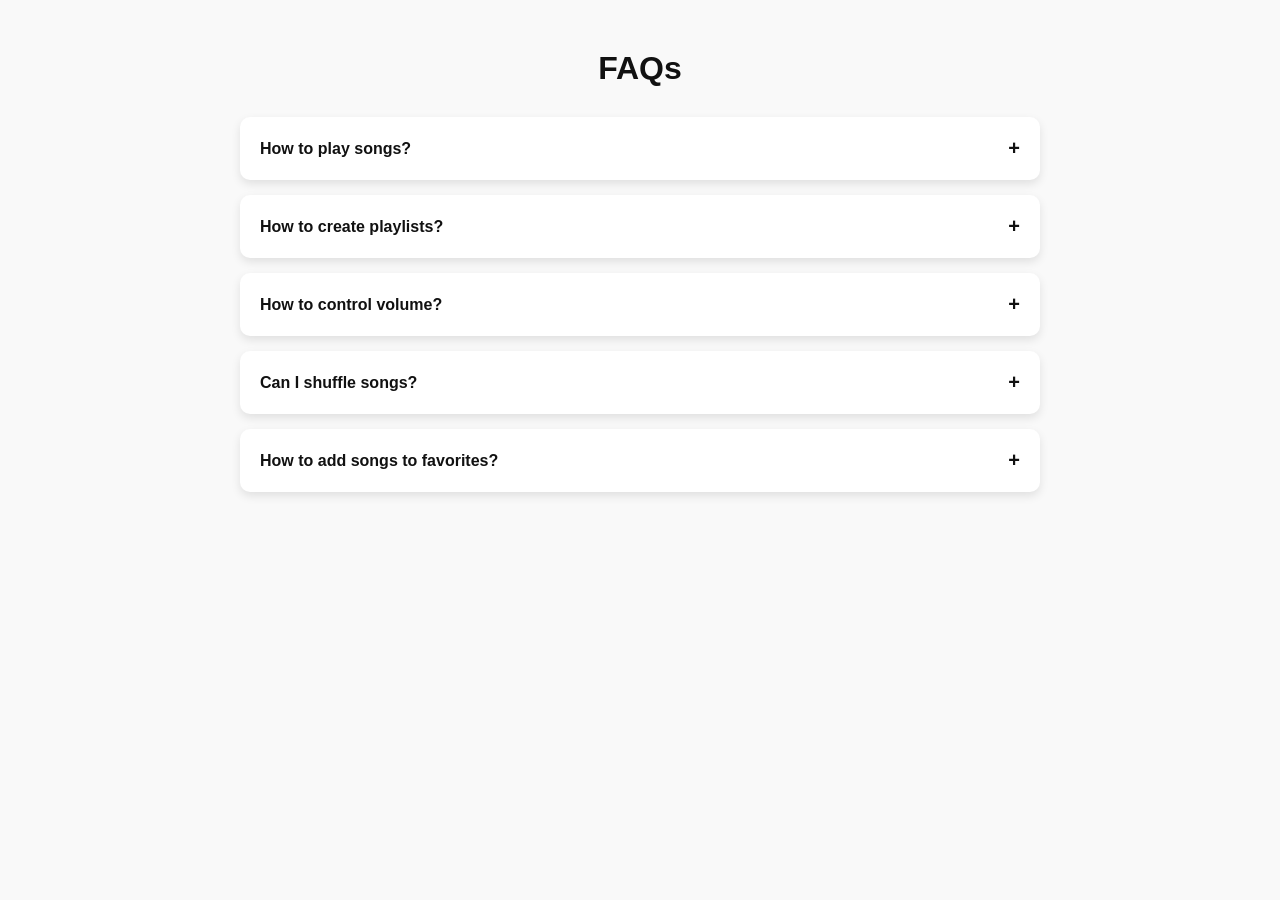
<file: FAQs.html>
<!DOCTYPE html>
<html lang="en">
<head>
<meta charset="UTF-8">
<meta name="viewport" content="width=device-width, initial-scale=1.0">
<title>Music App FAQs</title>

<style>
  /* ===== Body Styles ===== */
  body {
    font-family: Arial, sans-serif;
    margin: 0;
    padding: 0;
    transition: background 0.3s, color 0.3s;
  }

  /* Light mode theme */
  body.light-mode {
    background-color: #f9f9f9;
    color: #111;
  }

  /* Dark mode theme */
  body.dark-mode {
    background-color: #121212;
    color: #fff;
  }

  /* ===== FAQ Container ===== */
  .faq-container {
    max-width: 800px;
    margin: 50px auto;
    padding: 0 20px;
  }

  /* Page title */
  h1 {
    text-align: center;
    margin-bottom: 30px;
  }

  /* ===== FAQ Item ===== */
  .faq-item {
    border-radius: 10px;
    padding: 20px;
    margin-bottom: 15px;
    cursor: pointer;
    transition: all 0.3s ease;
    box-shadow: 0 4px 10px rgba(0,0,0,0.1);
    position: relative;
  }

  /* Theme-specific FAQ backgrounds */
  body.light-mode .faq-item {
    background-color: #fff;
    color: #111;
  }
  body.dark-mode .faq-item {
    background-color: #1e1e1e;
    color: #fff;
  }

  /* FAQ question section */
  .faq-question {
    font-weight: bold;
    display: flex;
    justify-content: space-between;
    align-items: center;
  }

  /* FAQ icon (plus sign) */
  .faq-icon {
    font-size: 20px;
    transition: transform 0.3s ease;
  }

  /* ===== FAQ Answer ===== */
  .faq-answer {
    max-height: 0;
    overflow: hidden;
    transition: max-height 0.3s ease, padding 0.3s ease;
    padding-top: 0;
  }

  /* Open FAQ item */
  .faq-item.open .faq-answer {
    max-height: 500px;
    padding-top: 10px;
  }

  /* Rotate icon when open */
  .faq-item.open .faq-icon {
    transform: rotate(45deg);
  }
</style>
</head>
<body>

<div class="faq-container">
  <h1>FAQs</h1>

  <!-- ===== FAQ Items ===== -->
  <div class="faq-item">
    <div class="faq-question">
      How to play songs?
      <span class="faq-icon">+</span>
    </div>
    <div class="faq-answer">
      Click on any song from your library or playlist, then press the play button. You can pause/resume anytime.
    </div>
  </div>

  <div class="faq-item">
    <div class="faq-question">
      How to create playlists?
      <span class="faq-icon">+</span>
    </div>
    <div class="faq-answer">
      Go to your library, click on "Create Playlist", give it a name, and start adding your favorite songs.
    </div>
  </div>

  <div class="faq-item">
    <div class="faq-question">
      How to control volume?
      <span class="faq-icon">+</span>
    </div>
    <div class="faq-answer">
      Use the volume slider at the bottom of the player or use your device’s volume buttons.
    </div>
  </div>

  <div class="faq-item">
    <div class="faq-question">
      Can I shuffle songs?
      <span class="faq-icon">+</span>
    </div>
    <div class="faq-answer">
      Yes! Click the shuffle icon on the player to play songs in random order.
    </div>
  </div>

  <div class="faq-item">
    <div class="faq-question">
      How to add songs to favorites?
      <span class="faq-icon">+</span>
    </div>
    <div class="faq-answer">
      Click the heart icon next to any song to add it to your favorites list.
    </div>
  </div>
</div>

<script>
  /* ===== FAQ Toggle Functionality ===== */
  const faqItems = document.querySelectorAll('.faq-item');
  faqItems.forEach(item => {
    item.addEventListener('click', () => {
      item.classList.toggle('open'); 
    });
  });

  /* ===== Theme Handling ===== */
  const savedTheme = localStorage.getItem('theme'); // 'light' or 'dark'
  
  if (savedTheme) {
    document.body.classList.add(savedTheme + '-mode');
  } else if (window.matchMedia('(prefers-color-scheme: dark)').matches) {
    document.body.classList.add('dark-mode');
  } else {
    document.body.classList.add('light-mode');
  }
</script>

</body>
</html>
</file>
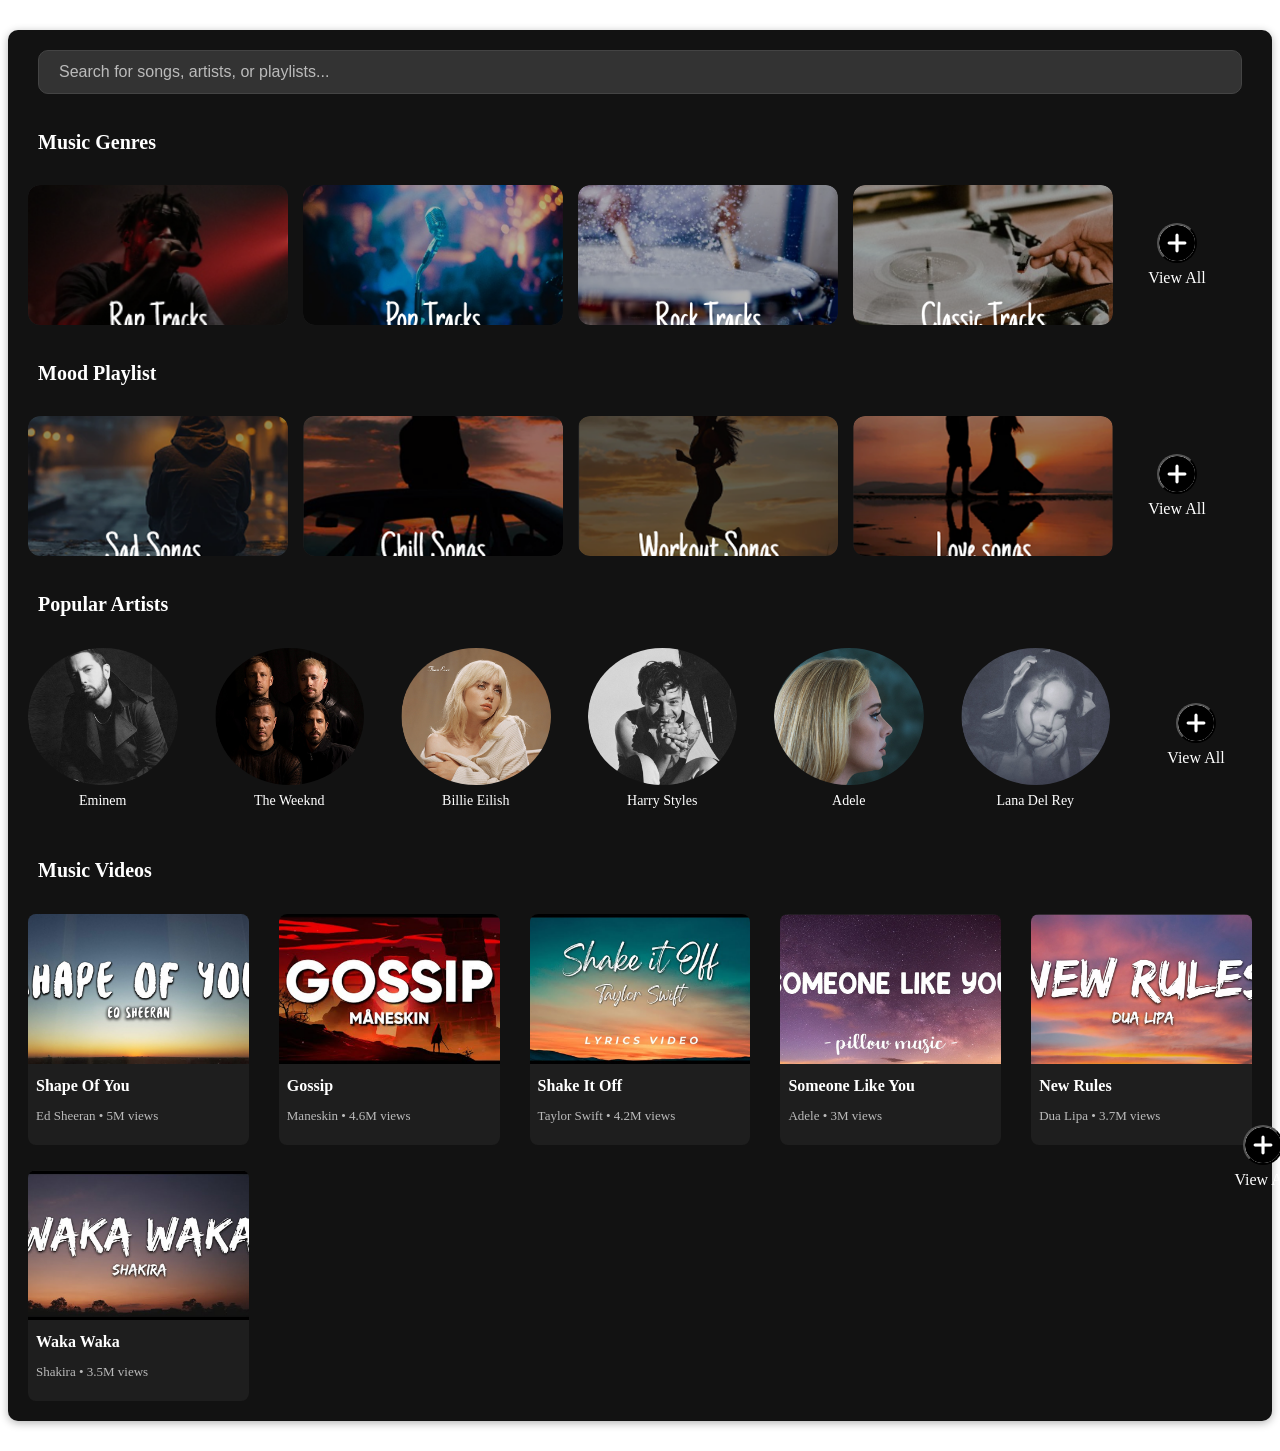
<file: search.html>
<!DOCTYPE html>
<html lang="en">
<head>
  <meta charset="UTF-8">
  <title>Search</title>
  <link href="search.css" rel="stylesheet" />
</head>
<body>
<!-- Search Page Content (loaded into main-content via fetch) -->

<div class="search-page">
  <div class="search-header">
    <input
      type="text"
      id="search-bar"
      placeholder="Search for songs, artists, or playlists..."
    />
  </div>

  <div class="genre-section">
    <h2>Music Genres</h2>
    <div class="genre-cards">
      <div class="card">
        <img src="./images/Rap.png" alt="Rap" class="card-image" />
      </div>
      <div class="card">
        <img src="./images/Pop.png" alt="Pop" class="card-image" />
      </div>
      <div class="card">
        <img src="./images/Rock.png" alt="Rock" class="card-image" />
      </div>
      <div class="card">
        <img src="./images/Classic.png" alt="Classic" class="card-image" />
      </div>
      <div class="view-all">
        <button class="plus-btn"></button>
        <span>View All</span>
      </div>
    </div>
  </div>

  <div class="genre-section">
    <h2>Mood Playlist</h2>
    <div class="genre-cards">
      <div class="card">
        <img src="./images/Sad.png" alt="Sad" class="card-image" />
      </div>
      <div class="card">
        <img src="./images/Chill.png" alt="Chill" class="card-image" />
      </div>
      <div class="card">
        <img src="./images/Workout.png" alt="Workout" class="card-image" />
      </div>
      <div class="card">
        <img src="./images/Love.png" alt="Love" class="card-image" />
      </div>
      <div class="view-all">
        <button class="plus-btn"></button>
        <span>View All</span>
      </div>
    </div>
  </div>

  <div class="genre-section">
    <h2>Popular Artists</h2>
    <div class="artist-cards">
      <div class="artist-card">
        <img src="./images/Em.png" alt="Eminem" />
        <p>Eminem</p>
      </div>
      <div class="artist-card">
        <img src="./images/Weeknd.png" alt="The Weeknd" />
        <p>The Weeknd</p>
      </div>
      <div class="artist-card">
        <img src="./images/Billie.png" alt="Billie Eilish" />
        <p>Billie Eilish</p>
      </div>
      <div class="artist-card">
        <img src="./images/Harry.png" alt="Harry Styles" />
        <p>Harry Styles</p>
      </div>
      <div class="artist-card">
        <img src="./images/Adele.png" alt="Adele" />
        <p>Adele</p>
      </div>
      <div class="artist-card">
        <img src="./images/Lana.png" alt="Lana Del Rey" />
        <p>Lana Del Rey</p>
      </div>
      <div class="view-all">
        <button class="plus-btn"></button>
        <span>View All</span>
      </div>
    </div>
  </div>

  <div class="genre-section">
    <h2>Music Videos</h2>
    <div class="video-cards">
      <div class="video-card">
        <img src="./images/Ed.png" alt="Shape of You" />
        <div class="video-info">
          <h4>Shape Of You</h4>
          <p>Ed Sheeran • 5M views</p>
        </div>
      </div>
      <div class="video-card">
        <img src="./images/Maneskin.png" alt="Gossip" />
        <div class="video-info">
          <h4>Gossip</h4>
          <p>Maneskin • 4.6M views</p>
        </div>
      </div>
      <div class="video-card">
        <img src="./images/Taylor.png" alt="Shake It Off" />
        <div class="video-info">
          <h4>Shake It Off</h4>
          <p>Taylor Swift • 4.2M views</p>
        </div>
      </div>
      <div class="video-card">
        <img src="./images/Pillow.png" alt="Someone Like You" />
        <div class="video-info">
          <h4>Someone Like You</h4>
          <p>Adele • 3M views</p>
        </div>
      </div>
      <div class="video-card">
        <img src="./images/Dua.png" alt="New Rules" />
        <div class="video-info">
          <h4>New Rules</h4>
          <p>Dua Lipa • 3.7M views</p>
        </div>
      </div>
      <div class="video-card">
        <img src="./images/Shakira.png" alt="Waka Waka" />
        <div class="video-info">
          <h4>Waka Waka</h4>
          <p>Shakira • 3.5M views</p>
        </div>
      </div>
      <div class="view-all">
        <button class="plus-btn"></button>
        <span>View All</span>
      </div>
    </div>
  </div>
</div>
</body>
</html>
</file>
<file: search.css>
/* SEARCH PAGE (Dark Mode by Default) */
.search-page {
  padding: 20px;
  color: #fff;
  background-color: #121212;
  margin: 30px 0;
  border-radius: 10px; /* subtle rounding for panels */
  box-shadow: 0 2px 8px rgba(0, 0, 0, 0.3); /* adds depth */
  transition:
    background-color 0.3s ease,
    color 0.3s ease;
}

.search-header {
  display: flex;
  flex-direction: column;
  gap: 10px;
}
body.bright-mode .search-page {
  background-color: #f5f5f5 !important; /* light background */
  color: #222 !important; /* dark text */
  box-shadow: 0 2px 8px rgba(0, 0, 0, 0.15); /* softer shadow */
}

body.bright-mode .search-header {
  color: #222 !important; /* ensures headers/text inside are visible */
}

/* Search input styling */
#search-bar {
  padding: 12px 20px; /* reduced excessive padding for better look */
  border: 1px solid #444; /* subtle border for definition */
  margin: 0 10px 0 10px; /* consistent horizontal margins */
  border-radius: 10px; /* smoother corners */
  outline: none;
  background-color: #333; /* dark mode background */
  color: #fff; /* text color */
  font-size: 16px;
  transition:
    background 0.3s,
    border 0.3s,
    color 0.3s; /* smooth transitions */
}

#search-bar::placeholder {
  color: #bbb; /* lighter placeholder for readability */
}

/* Focus effect for search input */
#search-bar:focus {
  border-color: #1db954; /* Spotify green accent */
  background-color: #444;
}

/* Genre section layout */
.genre-section {
  display: flex;
  flex-direction: column;
  align-items: flex-start;
  gap: 15px;
  margin-top: 20px;
  width: 100%;
}

/* Genre section heading */
.genre-section h2 {
  font-size: 20px;
  font-weight: 600;
  align-self: flex-start;
  margin-left: 10px;
  color: #fff;
}

/* LIGHT MODE SUPPORT */
body.bright-mode #search-bar {
  background-color: #fff !important; /* light input background */
  color: #222 !important; /* dark text */
  border: 1px solid #ccc;
}

body.bright-mode #search-bar::placeholder {
  color: #888 !important; /* subtle placeholder color */
}

body.bright-mode .genre-section {
  color: #222 !important; /* ensure text in genre section is visible */
}

body.bright-mode .genre-section h2 {
  color: #222 !important; /* heading text color in light mode */
}

/* Container for genre cards */
.genre-cards {
  display: flex;
  flex-wrap: wrap; /* wrap to next line on smaller screens */
  gap: 15px;
  width: 100%;
  justify-content: flex-start; /* align cards to the left */
}

/* Individual genre card */
.card {
  padding: 0;
  border-radius: 12px; /* slightly smoother corners */
  width: 260px;
  height: 140px;
  cursor: pointer;
  transition:
    transform 0.3s ease,
    background-color 0.3s ease,
    box-shadow 0.3s ease;
  background-color: rgba(255, 255, 255, 0.05);
  overflow: hidden; /* prevent content overflow */
  display: flex;
  align-items: center;
  justify-content: center;
}

/* Hover effect for card */
.card:hover {
  background-color: rgba(255, 255, 255, 0.1);
  transform: translateY(-4px);
  box-shadow: 0 6px 15px rgba(0, 0, 0, 0.2); /* subtle elevation */
}

/* Card image */
.card img {
  width: 100%;
  height: 100%; /* fill the card completely */
  border-radius: 12px;
  object-fit: cover;
  display: block;
  transition: transform 0.3s ease;
}

.card:hover img {
  transform: scale(1.05); /* subtle zoom on hover */
}
/* Light mode for genre cards */
body.bright-mode .genre-cards {
  gap: 15px;
  width: 100%;
  display: flex;
  flex-wrap: wrap;
  justify-content: flex-start;
}

/* Individual card in light mode */
body.bright-mode .card {
  background-color: rgba(0, 0, 0, 0.05); /* subtle light background */
  border-radius: 12px;
  cursor: pointer;
  transition:
    transform 0.3s ease,
    background-color 0.3s ease,
    box-shadow 0.3s ease;
  overflow: hidden;
  display: flex;
  align-items: center;
  justify-content: center;
}

/* Hover effect in light mode */
body.bright-mode .card:hover {
  background-color: rgba(0, 0, 0, 0.08);
  transform: translateY(-4px);
  box-shadow: 0 6px 15px rgba(0, 0, 0, 0.15);
}

/* Card image in light mode */
body.bright-mode .card img {
  border-radius: 12px;
  object-fit: cover;
  width: 100%;
  height: 100%;
  display: block;
  transition: transform 0.3s ease;
}

body.bright-mode .card:hover img {
  transform: scale(1.05);
}

.plus-btn {
  width: 40px;
  height: 40px;
  border-radius: 50%;
  background-color: #fff;
  background-image: url("/images/plus.png");
  background-size: 100%;
  background-repeat: no-repeat;
  background-position: center;
  cursor: pointer;
  transition: background 0.3s ease;
}

.plus-btn:hover {
  background-color: #1db954;
  transform: scale(1.1);
}
/* Light Mode Styling */
body.bright-mode .plus-btn {
  background-color: #e0e0e0;
  box-shadow: 0 2px 6px rgba(0, 0, 0, 0.1);
}

body.bright-mode .plus-btn:hover {
  background-color: #1db954;
  transform: scale(1.15);
  box-shadow: 0 4px 12px rgba(29, 185, 84, 0.4);
}
/* Default Dark Mode */
.view-all {
  width: 8%;
  display: flex;
  flex-direction: column; /* stack button and text vertically */
  align-items: center; /* center-align text under button */
  justify-content: center; /* vertically center content */
  gap: 6px;
  cursor: pointer;
  transition:
    transform 0.3s ease,
    color 0.3s ease;
}

.view-all:hover {
  transform: scale(1.05);
  color: #1db954; /* Spotify green hover effect */
}

/* Light Mode Support */
body.bright-mode .view-all {
  color: #000;
}

body.bright-mode .view-all:hover {
  color: #1db954;
}

.artist-cards {
  display: flex;
  flex: 1;
  gap: 37px;
  width: 100%;
}

.artist-card {
  display: flex;
  flex-direction: column;
  align-items: center;
  text-align: center;
  cursor: pointer;
  transition: transform 0.3s ease;
}

.artist-card img {
  width: 149.5px;
  height: 137px;
  border-radius: 50%;
  object-fit: cover;
  transition: transform 0.3s ease;
}

.artist-card:hover img {
  transform: scale(1.05); /* Zoom on hover */
}

.artist-card p {
  margin-top: 8px;
  font-size: 14px;
  font-weight: 500;
  color: #fff;
}
body.bright-mode .artist-card p {
  color: #222; /* dark text for light mode */
}

body.bright-mode .artist-card img:hover {
  box-shadow: 0 4px 12px rgba(29, 185, 84, 0.5); /* keep glow consistent */
}
/* Align View All button vertically centered */
.view-all {
  display: flex;
  flex-direction: column;
  align-items: center;
  justify-content: center;
  gap: 6px;
}

/* Video Cards Grid */
.video-cards {
  display: grid;
  grid-template-columns: repeat(
    auto-fill,
    minmax(220px, 1fr)
  ); /* Responsive columns */
  gap: 25px 30px; /* vertical | horizontal */
  justify-content: start;
  align-items: start;
  width: 100%;
  position: relative;
}

/* Individual Video Card */
.video-card {
  background: rgba(255, 255, 255, 0.05);
  border-radius: 8px;
  overflow: hidden;
  transition:
    transform 0.3s ease,
    box-shadow 0.3s ease;
  cursor: pointer;
}

.video-card:hover {
  transform: scale(1.05); /* Zoom slightly on hover */
  box-shadow: 0 8px 20px rgba(29, 185, 84, 0.4);
}

.video-card img {
  width: 100%;
  height: 150px;
  object-fit: cover;
  display: block;
}

/* Video Info */
.video-info {
  padding: 8px;
}

.video-info h4 {
  font-size: 16px;
  margin: 5px 0 2px;
  color: #fff;
}

.video-info p {
  font-size: 13px;
  color: #bbb;
}

/* Position View All button */
.video-cards .view-all {
  position: absolute;
  right: -60px; /* Adjust based on container */
  top: 50%;
  transform: translateY(-50%);
  display: flex;
  flex-direction: column;
  align-items: center;
}

/* Light Mode Support */
body.bright-mode .video-card {
  background: rgba(0, 0, 0, 0.05);
}

body.bright-mode .video-info h4 {
  color: #222;
}

body.bright-mode .video-info p {
  color: #555;
}

body.bright-mode .view-all button {
  background-color: #e0e0e0;
  color: #222;
}

body.bright-mode .view-all button:hover {
  background-color: #1db954;
  color: #fff;
}

/* ===== Search Page Responsive ===== */
@media (max-width: 768px) {
  .search-page {
    padding: 12px;
    margin: 10px 0;
  }
  
  .genre-cards {
    display: grid;
    grid-template-columns: repeat(auto-fill, minmax(140px, 1fr));
    gap: 12px;
  }

  .card {
    width: 100%;
    height: 120px;
  }

  .artist-cards {
    flex-wrap: wrap;
    justify-content: flex-start;
    gap: 15px;
  }
  
  .artist-card img {
    width: 100px;
    height: 100px;
  }
  
  .video-cards {
    grid-template-columns: repeat(auto-fill, minmax(160px, 1fr));
    gap: 15px;
  }
  
  .video-cards .view-all {
    position: static;
    transform: none;
    margin-top: 20px;
    grid-column: 1 / -1;
  }
}

@media (max-width: 480px) {
  .genre-cards {
    grid-template-columns: repeat(2, 1fr);
    gap: 8px;
  }
  
  .card {
    height: 100px;
  }
  
  .artist-card img {
    width: 80px;
    height: 80px;
  }
  
  .video-cards {
    grid-template-columns: repeat(2, 1fr);
    gap: 10px;
  }
  
  .video-card img {
    height: 100px;
  }
}
</file>
